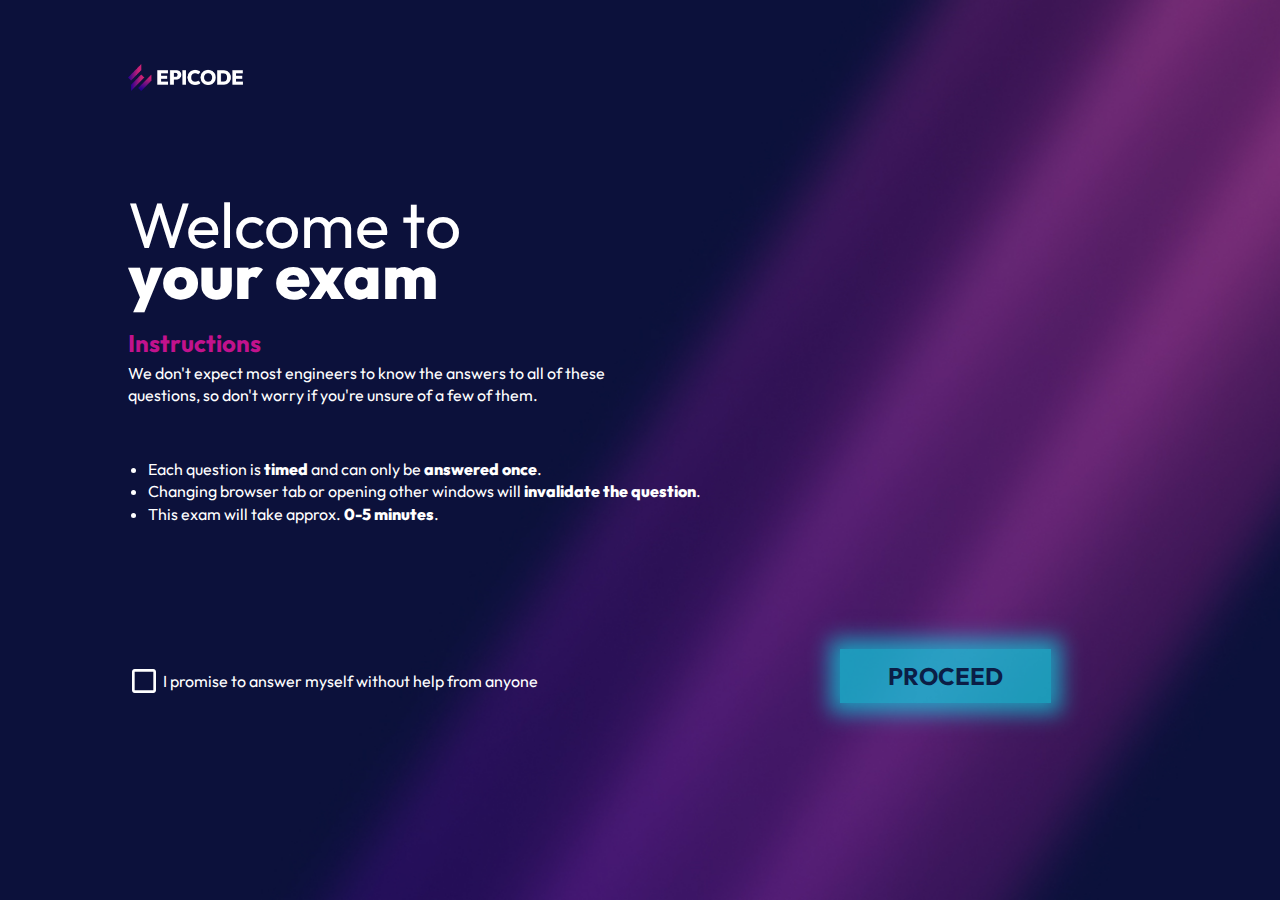
<file: index.html>
<!DOCTYPE html>
<html lang="en">

<head>
    <meta charset="UTF-8">
    <meta name="viewport" content="width=device-width, initial-scale=1.0">
    <title>Welcome</title>
    <link rel="stylesheet" href="assets/css/style.css">
    <link rel="icon" href="assets/media/favicon.png">
    <meta name="author" content="Team 5">
    <meta name="description" content="Propgetto Build Week 1">
</head>

<body>
    <header id="header1">
        <img id="logo1" src="./assets/media/epicode_logo.png" alt="logo epicode">
    </header >
    <div id="container">
       
        <main id="main1">
            <div id="title">
                <h1>Welcome to <br><span class="spantext">your exam</span></h1>
            </div>
            <div id="subtitle">
                <h2>Instructions</h2>
                <p>We don't expect most engineers to know the answers to all of these <br>questions, so don't worry if
                    you're unsure
                    of a few of them.</p>
            </div>
            <div id="list">
                <ul>
                    <li>Each question is <span class="spantext">timed</span> and can only be <span
                            class="spantext">answered
                            once</span>.</li>
                    <li>Changing browser tab or opening other windows will <span class="spantext">invalidate the
                            question</span>.</li>
                    <li>This exam will take approx. <span class="spantext">0-5 minutes</span>.</li>
                </ul>
            </div>
         
        </main >
        <div id="final">
            <div id="check">
                <!-- div creato per l'introduzione della spunta che ottiene le proprietà al suo azionamento, l'idea è stata asportata direttamente dal sito di Epicode -->
                <div class="MuiListItemIcon-root css-14mnu5v">
                    <span
                        class="MuiButtonBase-root MuiCheckbox-root MuiCheckbox-colorPrimary MuiCheckbox-sizeMedium PrivateSwitchBase-root MuiCheckbox-root MuiCheckbox-colorPrimary MuiCheckbox-sizeMedium Mui-checked MuiCheckbox-root MuiCheckbox-colorPrimary MuiCheckbox-sizeMedium css-gt5y77"
                        role="checkbox" data-testid="checkbox-2827">
                        <input id="myCheckbox" name="myCheckbox" class="PrivateSwitchBase-input css-1m9pwf3" type="checkbox" data-indeterminate="false" value="2827">
                        <svg  id="vuoto" stroke="currentColor" fill="currentColor" stroke-width="0" viewBox="0 0 24 24" color="disabled"
                        font-size="medium" height="32" width="32" xmlns="http://www.w3.org/2000/svg">
                        <path fill="none" d="M0 0h24v24H0z"></path>
                        <path d="M19 5v14H5V5h14m0-2H5c-1.1 0-2 .9-2 2v14c0 1.1.9 2 2 2h14c1.1 0 2-.9 2-2V5c0-1.1-.9-2-2-2z">
                        </path>
                    </svg >
                        <svg id="pieno" stroke="currentColor" fill="currentColor" stroke-width="0" viewBox="0 0 24 24" color="primary"
                            font-size="medium" height="32" width="32" xmlns="http://www.w3.org/2000/svg">
                            <path fill="none" d="M0 0h24v24H0V0z"></path>
                            <path
                                d="M19 3H5c-1.1 0-2 .9-2 2v14c0 1.1.9 2 2 2h14c1.1 0 2-.9 2-2V5c0-1.1-.9-2-2-2zm0 16H5V5h14v14zM17.99 9l-1.41-1.42-6.59 6.59-2.58-2.57-1.42 1.41 4 3.99z">
                            </path>
                        </svg>
                    </span>
                </div>
                <!-- input necessario all'abilitazione del bottone che porta al quiz -->
                <label for="myCheckbox">I promise to answer myself without help from anyone</label>
            </div>
            <div id="submit">
                <a href="benchmark.html" id="link"> <button type="button" id="btnProceed"
                        disabled>PROCEED</button></a>
            </div>
        </div>
    </div>
    
    <script src="./assets/js/welcome.js"></script>
</body>

</html>
</file>
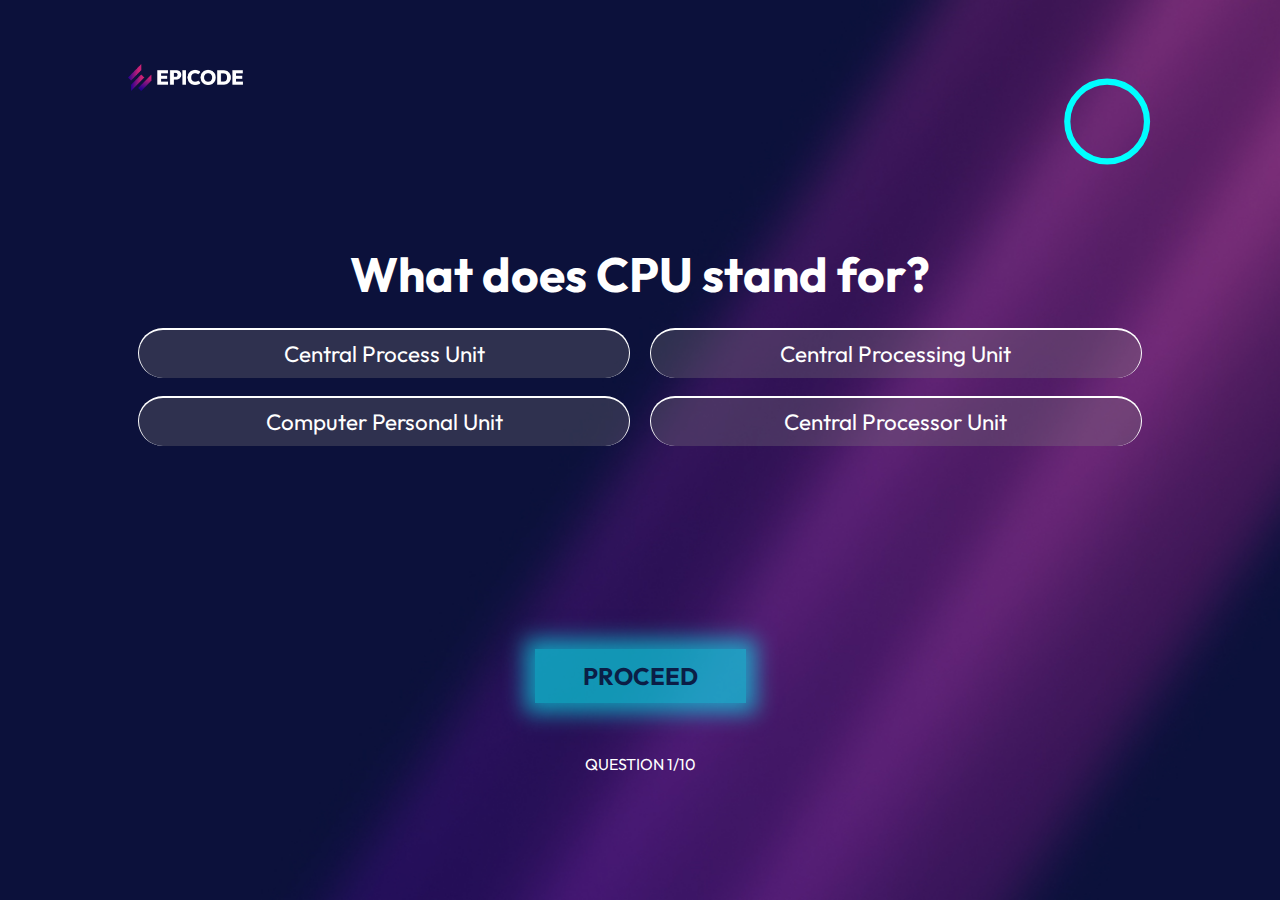
<file: benchmark.html>
<!DOCTYPE html>
<html lang="en">
<head>
    <meta charset="UTF-8">
    <meta name="viewport" content="width=device-width, initial-scale=1.0">
    <title>Benchmark</title>
    <link rel="stylesheet" href="assets/css/style.css">
    <link rel="icon" href="assets/media/favicon.png">
    <meta name="author" content="Team 5">
    <meta name="description" content="Propgetto Build Week 1">
</head>

<body>

    <header id="header1">
        <div id="header2"><img id="logo2" src="./assets/media/epicode_logo.png" alt="logo epicode">
        </div>
            <!-- Serie di container che applicano il timer alla struttura -->
        
                <div class="base-timer" id="chartContainer">
                    <svg class="base-timer__svg" viewBox="15.5 0 130 130" xmlns="http://www.w3.org/2000/svg">
                        <g class="base-timer__circle">
                            <circle class="base-timer__path-elapsed" cx="50" cy="50"></circle>
                            <text id="base-timer-label"  x="60%" y="50%" text-anchor="middle" dy=".3em" font-size="20" fill="white"></text>
                            <!-- Il tag path definisce una traccia di disegno utilizzando comandi come movimento, linee e curve -->
                            <path id="base-timer-path-remaining" stroke-dasharray="283"
                                class="base-timer__path-remaining full" d="
                                M 65, 50
                                m -45, 0
                                a 45,45 0 1,0 90,0
                                a 45,45 0 1,0 -90,0
                            "></path>
                        </g>
                    </svg>
                    <!-- <span id="base-timer-label" class="base-timer__label">10</span> -->
                </div>
    
    </header>
    <div id="container">
        <main id="main1">
            <div class="quiz-container">
                <div id="question-container" class="question-container">
                    <div id="question">
                        <!-- qui js inserisce la domanda -->
                    </div>
                    <div id="answer-buttons"></div>
                </div>
              
        </main>
        <div id="final2">
            <button id="btnProceed" disabled>PROCEED</button>
        </div>
        <div id="result" class="result"></div>
        <div> <p id="questionCounter">QUESTION 1<span>/10</span></p></div>
       
    </div>
    </div>
    <script src="/assets/js/benchmark.js"></script>
</body>

</html>
</file>
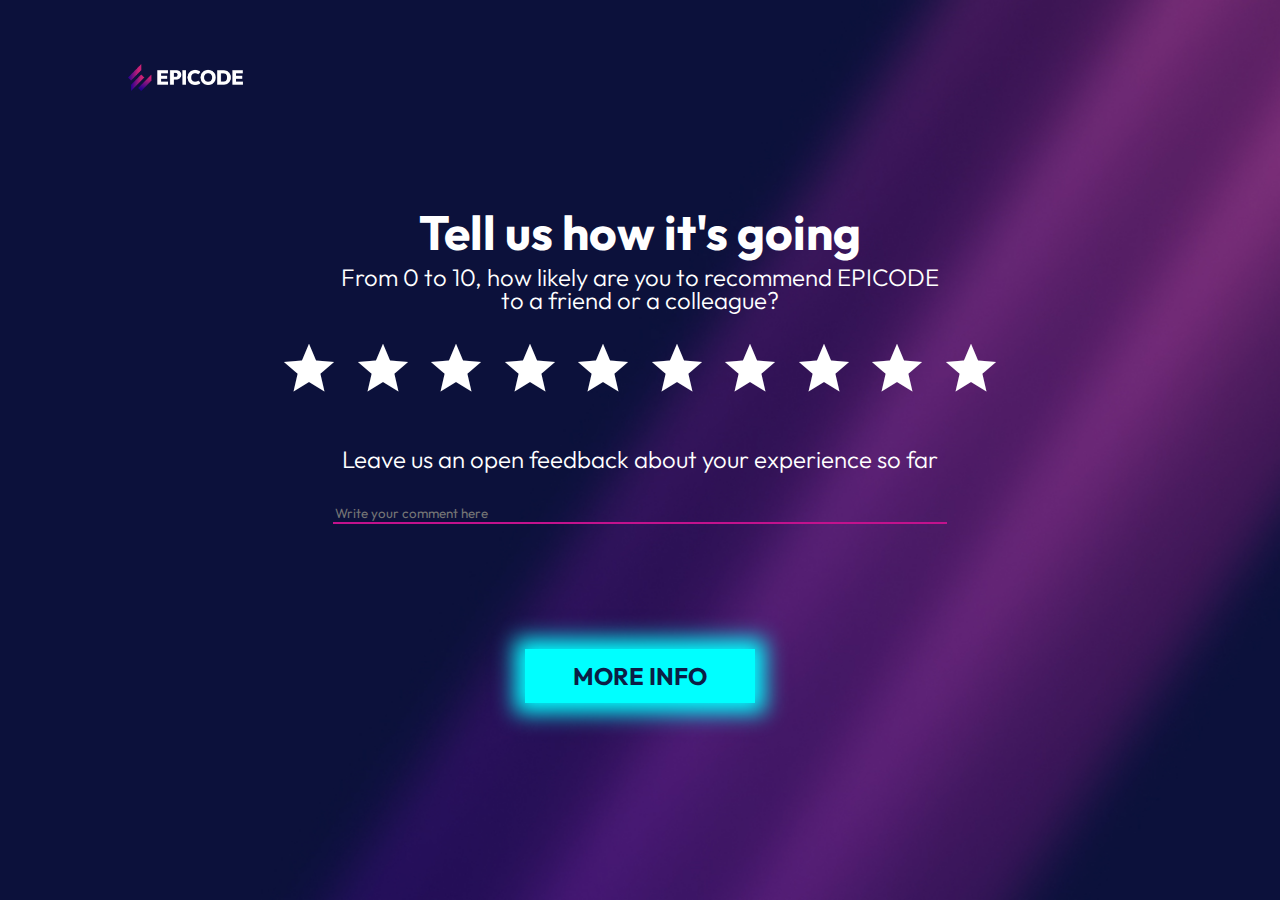
<file: feedback.html>
<!DOCTYPE html>
<html lang="en">

<head>
    <meta charset="UTF-8">
    <meta name="viewport" content="width=device-width, initial-scale=1.0">
    <title>Feedback</title>
    <link rel="stylesheet" href="./assets/css/style.css">
    <link rel="icon" href="assets/media/favicon.png" />
    <link rel="stylesheet"
        href="https://fonts.googleapis.com/css2?family=Material+Symbols+Outlined:opsz,wght,FILL,GRAD@20..48,100..700,0..1,-50..200" />
</head>

<body>
    <header id="header1">
        <img id="logo1" src="./assets/media/epicode_logo.png" alt="logo epicode">
    </header>
    <div id="container">
        
        <main id="main1">
            <div id="title4">
                <h1>Tell us how it's going</h1>
                <h2>From 0 to 10, how likely are you to recommend EPICODE <br>to a friend or a colleague?</h2>

            </div>
            <!-- Serie di span che contengono le icone dentro al contenitore -->
            <div id="stars"><span class="material-symbols-outlined star">
                    star
                </span>

                <span class="material-symbols-outlined star">
                    star
                </span>

                <span class="material-symbols-outlined star">
                    star
                </span>

                <span class="material-symbols-outlined star">
                    star
                </span>
                <span class="material-symbols-outlined star">
                    star
                </span>
                <span class="material-symbols-outlined star">
                    star
                </span>
                <span class="material-symbols-outlined star">
                    star
                </span>
                <span class="material-symbols-outlined star">
                    star
                </span>
                <span class="material-symbols-outlined star">
                    star
                </span>
                <span class="material-symbols-outlined star">
                    star
                </span>

            </div>
            <div id="instructions1">
                <p>Leave us an open feedback about your experience so far</p>
                <div id="feedback">
                    <input type="text" id="myText" name="myText" placeholder="Write your comment here">
                </div>
                <!-- Bottone che riporta al sito di Epicode -->
                
            </div>
        </main>
        <div id="bottone">
            <a id="link2" href="https://epicode.com/" target="_blank"> <button type="button" id="btnProceed">MORE
                    INFO</button></a>
        </div>
    </div>
    <script src="./assets/js/feedback.js"></script>
</body>

</html>
</file>
<file: assets/css/style.css>
@import url('https://fonts.googleapis.com/css2?family=Outfit:wght@100..900&display=swap');

* {
    margin: 0;
    border: 0;
    box-sizing: border-box;
    font-family: "Outfit", sans-serif;


}

body {
    background-image: url("../media/bg.jpg");
    background-repeat: no-repeat;
    background-position: center;
    background-size: cover;
    background-attachment: fixed;
    width: 100%;
    margin: 0 auto;
    color: white;
}

#container {
    width: 80%;
    margin: 0 auto;
  
}
#main1 {height: 50vh;
    line-height: 1.4em;}

#header1 {
    margin-top: 5%;
    height: 15vh;
    margin-left: 10%;
    display: flex;
    justify-content: flex-start;
    align-items: flex-start;
}

#logo1 {
    width: 10%;
}

#title {
    margin-bottom: 3%;

}

#title h1 {
    font-size: 400%;
    font-weight: 400;
    line-height: 80%;
}

.spantext {
    font-weight: 800;
}

#subtitle {
    margin-bottom: 5%;
}

#subtitle h2 {
    color: #C2128D;
    margin-bottom: 0.3em;
}


#list ul {
    padding-inline-start: 2%;
}


#final div {
    display: inline-block;
}

#check {
    width: 60%;
}

#check label,
#check input {
    vertical-align: middle;
}

#check input {
    width: 20px;
    height: 20px;
}

#submit {
    width: 39%;
    text-align: center;
}

.css-14mnu5v {
    color: rgb(255, 255, 255);
    flex-shrink: 0;
    display: inline-flex;
    min-width: auto;
    margin-right: 0;
}

.css-gt5y77 {
    display: inline-flex;
    -webkit-box-align: center;
    align-items: center;
    -webkit-box-pack: center;
    justify-content: center;
    position: relative;
    box-sizing: border-box;
    -webkit-tap-highlight-color: transparent;
    background-color: transparent;
    outline: 0;
    border: 0;
    margin: 0;
    cursor: pointer;
    user-select: none;
    vertical-align: middle;
    appearance: none;
    text-decoration: none;
    border-radius: 50%;
    color: white;
    padding: 0;
}

.css-1m9pwf3 {
    cursor: inherit;
    position: absolute;
    opacity: 0;
    width: 100%;
    height: 100%;
    top: 0;
    left: 0;
    margin: 0;
    padding: 0;
    z-index: 1;
}

#pieno {
    display: none;
    color: rgb(136, 27, 128);
}

#btnProceed {
    background-color: #00FFFF;
    color: #0B1E46;
    padding: 0.5em 2em 0.5em 2em;
    font-size: 1.5em;
    font-weight: 700;
    box-shadow: 0 0 20px 10px #00FFFF;
    cursor: pointer;
}

#btnProceed[disabled] {
    cursor: not-allowed;
    background-color: #00ffff8f;
    box-shadow: 0 0 20px 10px #00ffff8f;
}

/* seconda pagina */

#header1 div {display: inline-block;}

#header2 {
    
    width: 80%;
   
}

#logo2 {
    width: 12.5%;
}


.progress-bar {
    width: 200px;
    height: 200px;
    border: 10px solid #ccc;
    border-radius: 50%;
    position: relative;
}

.progress-bar-fill {
    border-radius: 50%;
    position: absolute;
    top: 0;
    left: 0;
    bottom: 0;
    right: 0;
    transform: rotate(-90deg);
}

.quiz-container {
    text-align: center;
    margin: 0 auto;}



#question-container {
    padding-top: 5%;
   
  
}

#question {  margin-bottom: 2%;
    height: 10%;}

#question h1 {
    font-size: 300%;
    font-weight: 700;
    line-height: 1em;

}


.btn {
    width: 48%;
    margin: 0.4em 1% 0.4em 1%;
    padding: 10px;
    display: inline-block;
    color: white;
    background: rgba(128, 126, 126, 0.3);
    border-radius: 25px;
    font-size: 1.4em;
    cursor: pointer;
    border-top: 2px solid white;
    border-left: 0.5px solid white;
    border-right: 0.25px solid white;
}

.selected {
    background: #C2128D;
}

.btn:hover {
    background: #C2128D;
}

.upperBench {
    overflow: hidden;
}

#banner {
    float: left;
    margin-right: 60vw;
}

#chartContainer {
    
    width: 10%;
    
}

#timer {
    position: absolute;
    top: 50%;
    left: 50%;
    transform: translate(-50%, -50%);
    font-size: 24px;
    color: #000; /* Testo del timer nero */
    line-height: 1; /* Impedisce lo spostamento verso il basso */
    margin-top: -0.3em; /* Sposta leggermente verso l'alto (regolabile) */
}


.quiz-container p {
    font-size: 1.4em;
}

.quiz-container p span {
    color: #C2128D;
}
#quiz-container {
    text-align: center;
}

#questionCounter {
    text-align: center;
}



.base-timer__circle {
    fill: none;
    stroke: none;
}

.base-timer__path-elapsed {
    stroke-width: 7px;
    stroke: grey;
}

.base-timer__path-remaining {
    stroke-width: 7px;
    stroke-linecap: round;
    transform: rotate(90deg);
    transform-origin: center;
    transition: 1s linear all;
    fill-rule: nonzero;
    stroke: currentColor;
}

.base-timer__path-remaining.full {
    stroke: #00FFFF;
}

.base-timer__path-remaining.transparent {
    stroke: transparent;
}

.base-timer__label {
    position: absolute;
    width: 200px;
    height: 200px;
    top: 0;
    display: flex;
    align-items: flex-start;
    justify-content: center;
    font-size: 20px;
}

#final2 {text-align: center;
    margin-bottom: 5%;
}


 
/* terzapagina */
#main3 {height: 60vh;
    line-height: 1.4em;}
#header3 {
    margin-top: 5%;
    height: 5vh;
    margin-left: 10%;
    display: flex;
    justify-content: flex-start;
    align-items: flex-start;}

#title3 {
    text-align: center;
    padding-bottom: 3%;
}

#title3 h1 {
    font-size: 300%;
    font-weight: 700;
    line-height: 1.4em;
}
#title3 h2 {
    font-weight: 300;
}
#title3 p {
    font-size: 150%;
    font-weight: 100;
}
#inline div{
    display: inline-block;
vertical-align: middle;}

#correct-container {
    width: 33%;
    line-height: 2.3em; 
}

#wrong-container {
    width: 33%;
    line-height: 2.3em;
}

#grafico{ width: 33%; }

.results h2 {
    font-size: 300%;
    font-weight: 300;
    line-height: 1.3em;
}

.results h4 {
    font-size: 300%;
    font-weight:700 ;
}
.results p {
    font-weight:300 ;
}

#quiz-container3 {
    text-align: center;
}
#rate-us {
    text-align: center;
}
#rate-us-btn {
    background-color: transparent;
    transition: box-shadow 0.3s ease;
    box-shadow: 0 0 20px rgba(29, 49, 207, 0.8);
    color: white;
    padding: 0.5em 3em;
    border: 2px solid white;
    font-size: 1.5em;
    cursor: pointer;
    text-align: center;
}

#rate-us-btn:hover {
    box-shadow: 0 0 30px rgba(29, 49, 207, 1.2);
}
.donut-inner {
    padding-top: -300px;
    padding-bottom: 100px;
 }
 .donut-inner h5 {
    margin-bottom: 5px;
    margin-top: 0;
 }
 .donut-inner span {
    font-size: 12px;
 }
/* #grafico #scritta {width: 30%;

height: 30%;
vertical-align: middle;} */

/* quarta pagina */


#title4 {
    text-align: center;
    padding-bottom: 3%;

}

#title4 h1 {
    font-size: 300%;
    font-weight: 700;
    line-height: 1.4em;}


#title4 h2 {
    font-weight: 300;
}

#instructions1 {
    text-align: center;

}

#stars {
    text-align: center;
    margin-bottom: 5%;
}

.material-symbols-outlined {
    font-size: 50px !important;
    font-variation-settings:
        'FILL' 1,
        'wght' 700,
        'GRAD' 0,
        'opsz' 24
}

#instructions1 p {
    font-size: 150%;
    font-weight: 300;
    padding-bottom: 3%;
}


#feedback input {
    background-color: transparent;
    border: none;
    border-bottom: 2px solid #C2128D;
    width: 60%;
    color: white;
}

#myText:focus {
    outline: none;
}

#bottone {text-align: center;}

.star {
    cursor: pointer;
    margin-left: 1%;
    margin-right: 1%;
}
</file>
